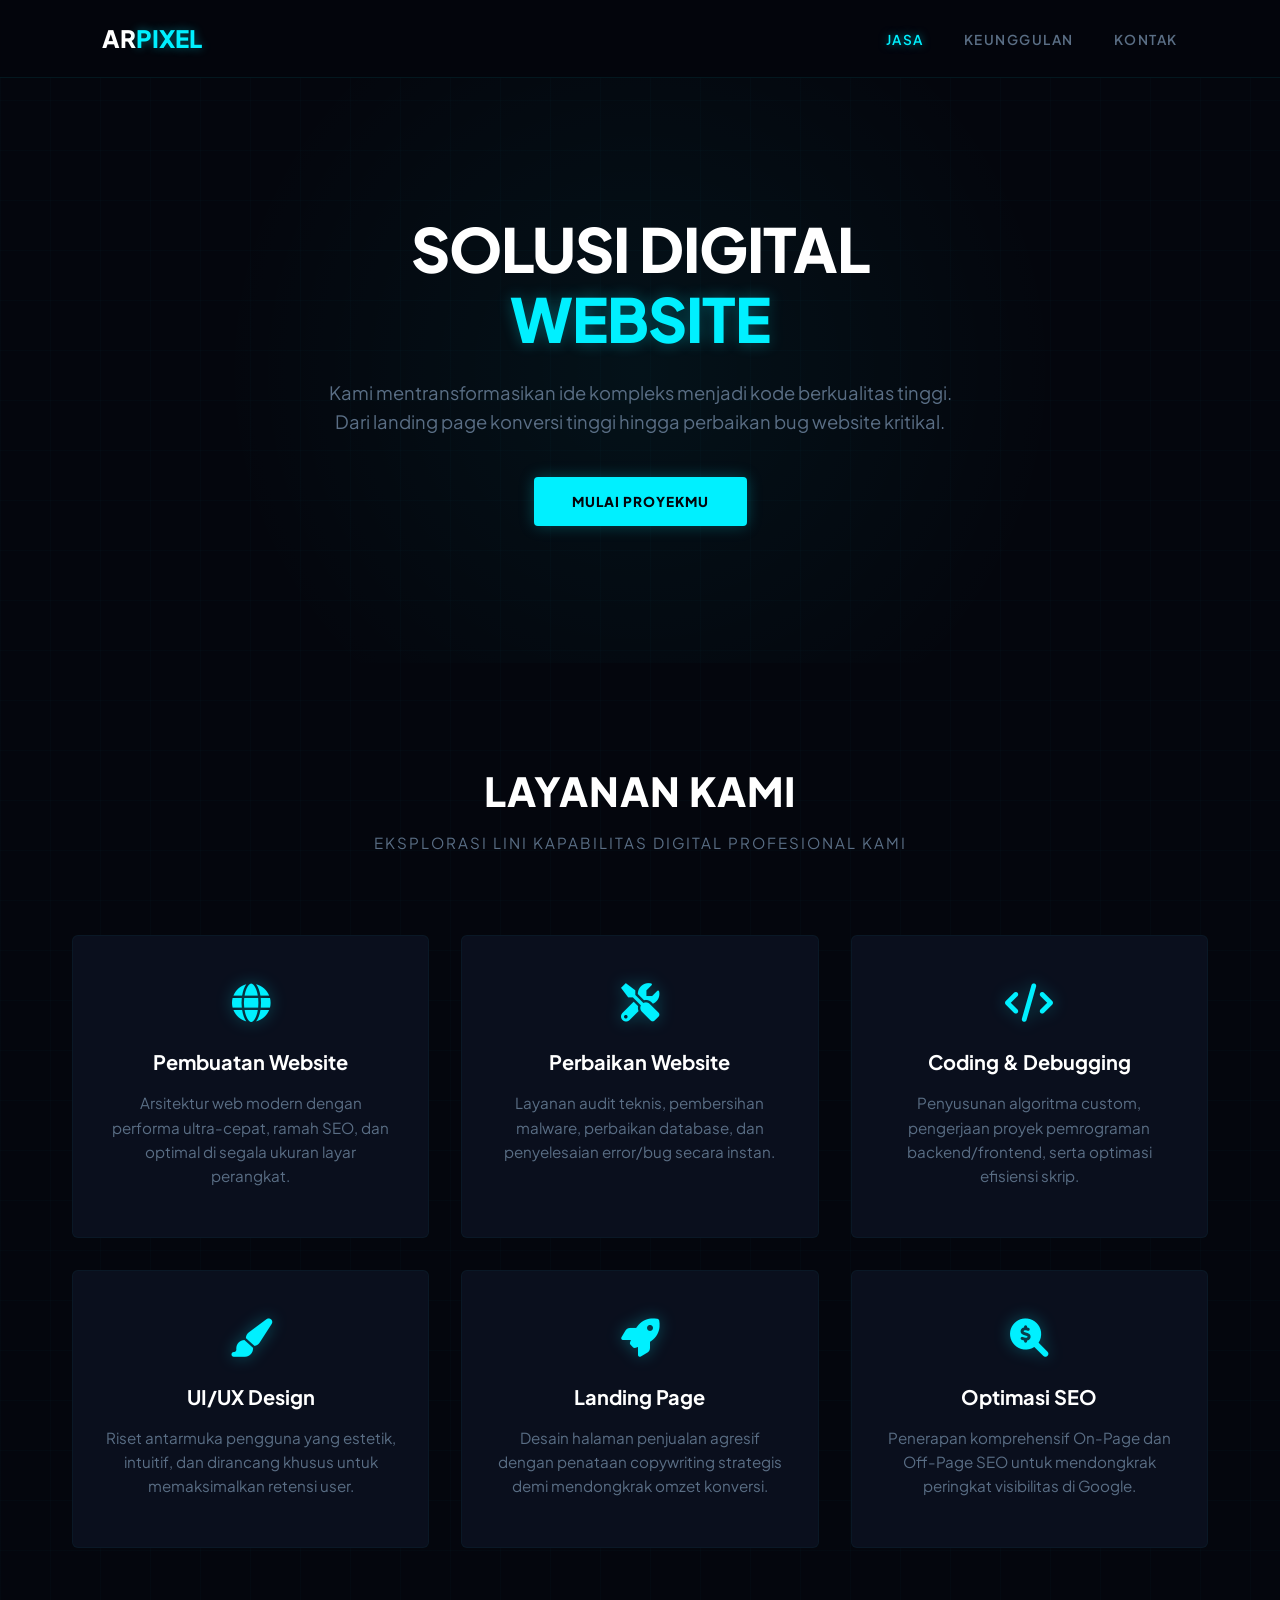
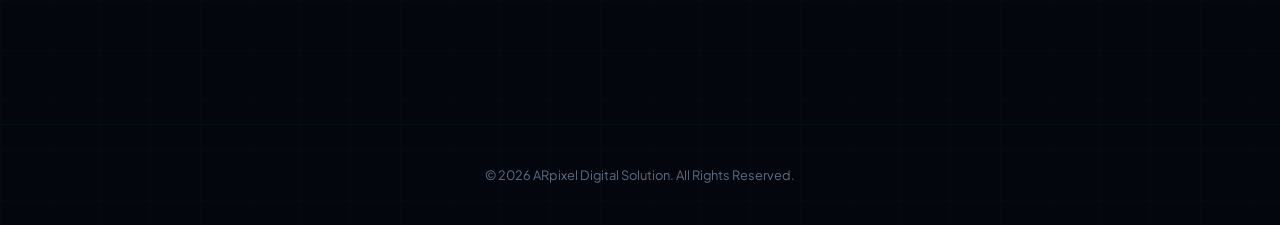
<file: index.html>
<!DOCTYPE html>
<html lang="id">
<head>
    <meta charset="UTF-8">
    <meta name="viewport" content="width=device-width, initial-scale=1.0">
    <title>Jasa Digital ARpixel - Solusi Website & Coding</title>
    <link rel="stylesheet" href="style.css">
    <link rel="preconnect" href="https://fonts.googleapis.com">
    <link rel="preconnect" href="https://fonts.gstatic.com" crossorigin>
    <link href="https://fonts.googleapis.com/css2?family=Plus+Jakarta+Sans:wght@400;500;600;700;800&display=swap" rel="stylesheet">
    <link rel="stylesheet" href="https://cdnjs.cloudflare.com/ajax/libs/font-awesome/6.0.0/css/all.min.css">
</head>
<body>

    <nav class="navbar">
        <div class="logo">
            <h2>AR<span>pixel</span></h2>
        </div>
        <ul class="nav-links">
            <li><a href="index.html" class="active">Jasa</a></li>
            <li><a href="why-us.html">Keunggulan</a></li>
            <li><a href="contact.html">Kontak</a></li>
        </ul>
        <div class="menu-toggle" id="mobile-menu"><i class="fas fa-bars"></i></div>
    </nav>

    <header class="hero">
        <div class="hero-content">
            <h1>SOLUSI DIGITAL <br><span id="typing-text" class="accent-text"></span></h1>
            <p>Kami mentransformasikan ide kompleks menjadi kode berkualitas tinggi. Dari landing page konversi tinggi hingga perbaikan bug website kritikal.</p>
            <div class="hero-action">
                <a href="contact.html" class="btn-primary">Mulai Proyekmu</a>
            </div>
        </div>
    </header>

    <section class="services container">
        <h2 class="section-title">LAYANAN KAMI</h2>
        <p class="subtitle">Eksplorasi lini kapabilitas digital profesional kami</p>
        
        <div class="service-grid">
            <div class="card">
                <i class="fas fa-globe icon"></i>
                <h3>Pembuatan Website</h3>
                <p>Arsitektur web modern dengan performa ultra-cepat, ramah SEO, dan optimal di segala ukuran layar perangkat.</p>
            </div>
            <div class="card">
                <i class="fas fa-tools icon"></i>
                <h3>Perbaikan Website</h3>
                <p>Layanan audit teknis, pembersihan malware, perbaikan database, dan penyelesaian error/bug secara instan.</p>
            </div>
            <div class="card">
                <i class="fas fa-code icon"></i>
                <h3>Coding & Debugging</h3>
                <p>Penyusunan algoritma custom, pengerjaan proyek pemrograman backend/frontend, serta optimasi efisiensi skrip.</p>
            </div>
            <div class="card">
                <i class="fas fa-paint-brush icon"></i>
                <h3>UI/UX Design</h3>
                <p>Riset antarmuka pengguna yang estetik, intuitif, dan dirancang khusus untuk memaksimalkan retensi user.</p>
            </div>
            <div class="card">
                <i class="fas fa-rocket icon"></i>
                <h3>Landing Page</h3>
                <p>Desain halaman penjualan agresif dengan penataan copywriting strategis demi mendongkrak omzet konversi.</p>
            </div>
            <div class="card">
                <i class="fas fa-search-dollar icon"></i>
                <h3>Optimasi SEO</h3>
                <p>Penerapan komprehensif On-Page dan Off-Page SEO untuk mendongkrak peringkat visibilitas di Google.</p>
            </div>
        </div>
    </section>

    <footer>
        <p>&copy; 2026 ARpixel Digital Solution. All Rights Reserved.</p>
    </footer>

    <script src="script.js"></script>
</body>
</html>
</file>
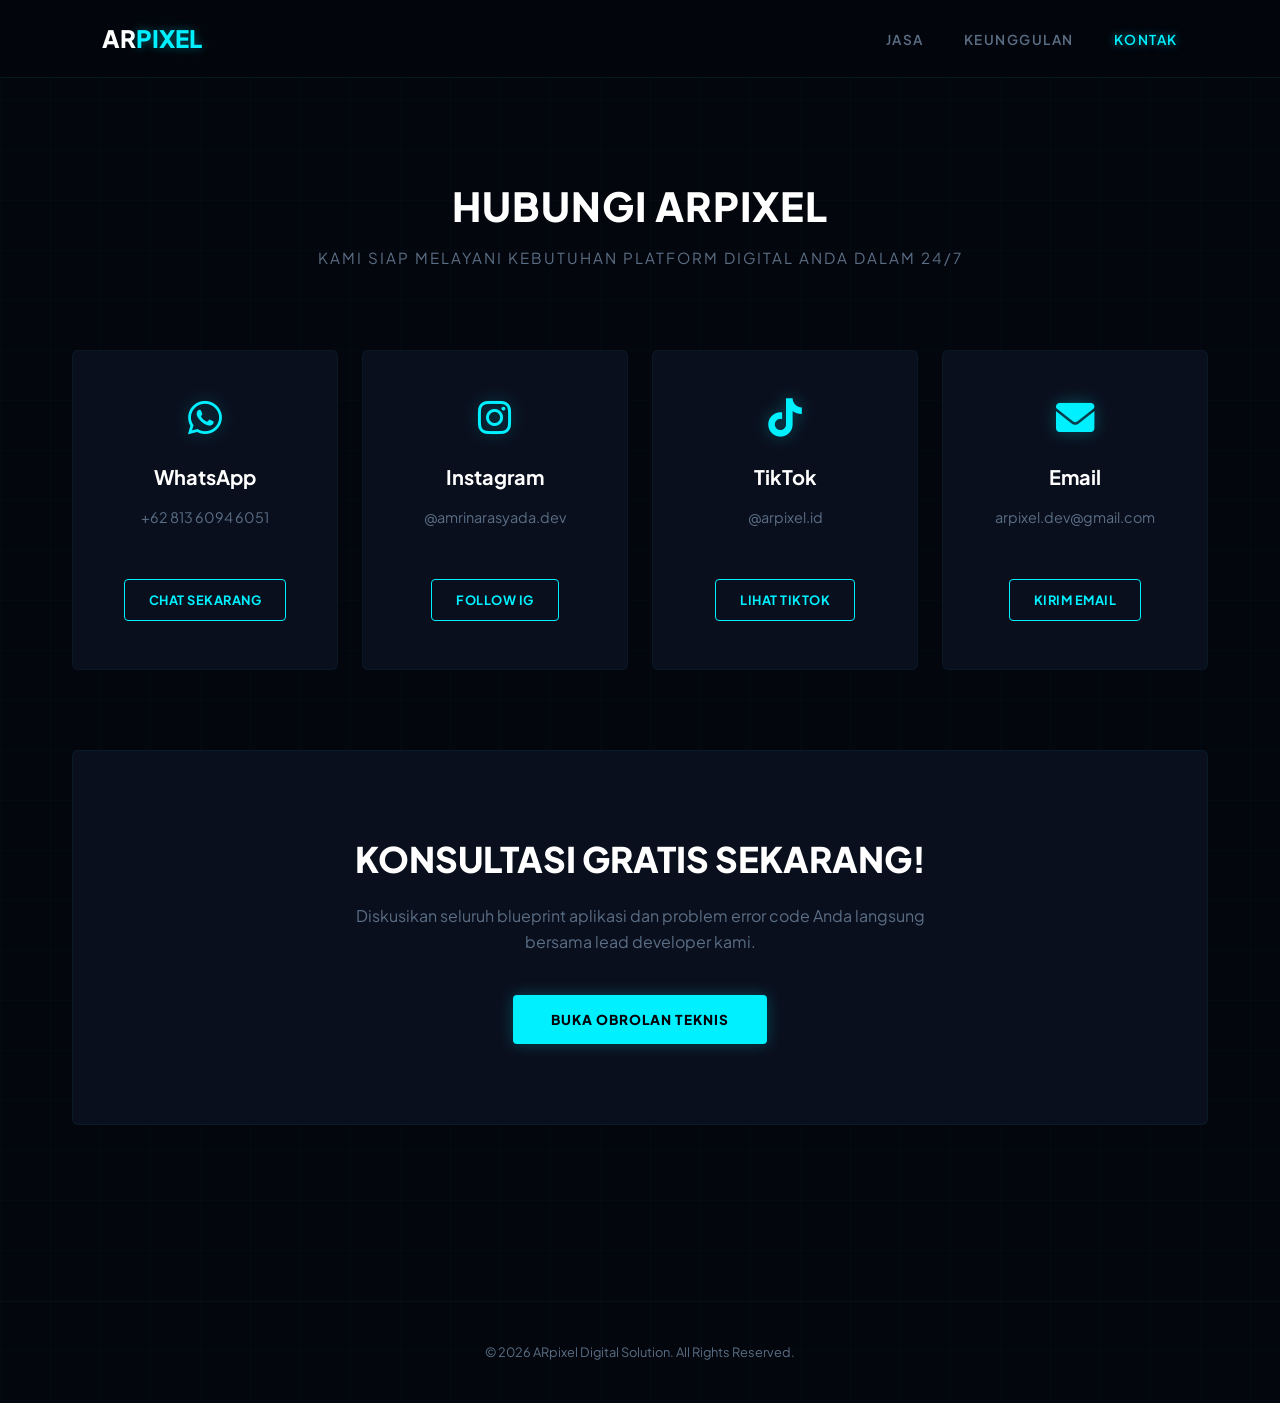
<file: contact.html>
<!DOCTYPE html>
<html lang="id">
<head>
    <meta charset="UTF-8">
    <meta name="viewport" content="width=device-width, initial-scale=1.0">
    <title>Hubungi ARpixel - Konsultasi Gratis</title>
    <link rel="stylesheet" href="style.css">
    <link rel="preconnect" href="https://fonts.googleapis.com">
    <link rel="preconnect" href="https://fonts.gstatic.com" crossorigin>
    <link href="https://fonts.googleapis.com/css2?family=Plus+Jakarta+Sans:wght@400;500;600;700;800&display=swap" rel="stylesheet">
    <link rel="stylesheet" href="https://cdnjs.cloudflare.com/ajax/libs/font-awesome/6.0.0/css/all.min.css">
</head>
<body>

    <nav class="navbar">
        <div class="logo">
            <h2>AR<span>pixel</span></h2>
        </div>
        <ul class="nav-links">
            <li><a href="index.html">Jasa</a></li>
            <li><a href="why-us.html">Keunggulan</a></li>
            <li><a href="contact.html" class="active">Kontak</a></li>
        </ul>
        <div class="menu-toggle" id="mobile-menu"><i class="fas fa-bars"></i></div>
    </nav>

    <section class="contact-section container">
        <h2 class="section-title">HUBUNGI ARPIXEL</h2>
        <p class="subtitle">Kami siap melayani kebutuhan platform digital Anda dalam 24/7</p>

        <div class="contact-wrapper">
            <div class="contact-card">
                <div class="icon-container"><i class="fab fa-whatsapp wa-icon"></i></div>
                <h3>WhatsApp</h3>
                <p class="contact-detail">+62 813 6094 6051</p>
                <a href="https://wa.me/6281360946051?text=Halo%20ARpixel,%20saya%20mau%20konsultasi" target="_blank" rel="noopener noreferrer" class="btn-small">Chat Sekarang</a>
            </div>
            
            <div class="contact-card">
                <div class="icon-container"><i class="fab fa-instagram ig-icon"></i></div>
                <h3>Instagram</h3>
                <p class="contact-detail">@amrinarasyada.dev</p>
                <a href="https://instagram.com/amrinarasyada.dev" target="_blank" rel="noopener noreferrer" class="btn-small">Follow IG</a>
            </div>

            <div class="contact-card">
                <div class="icon-container"><i class="fab fa-tiktok tiktok-icon"></i></div>
                <h3>TikTok</h3>
                <p class="contact-detail">@arpixel.id</p>
                <a href="https://tiktok.com/@arpixel.id" target="_blank" rel="noopener noreferrer" class="btn-small">Lihat TikTok</a>
            </div>

            <div class="contact-card">
                <div class="icon-container"><i class="fas fa-envelope email-icon"></i></div>
                <h3>Email</h3>
                <p class="contact-detail">arpixel.dev@gmail.com</p>
                <a href="mailto:arpixel.dev@gmail.com" target="_blank" rel="noopener noreferrer" class="btn-small">Kirim Email</a>
            </div>
        </div>

        <div class="cta-box">
            <h2>KONSULTASI GRATIS SEKARANG!</h2>
            <p>Diskusikan seluruh blueprint aplikasi dan problem error code Anda langsung bersama lead developer kami.</p>
            <a href="https://wa.me/6281360946051?text=Halo%20ARpixel,%20saya%20mau%20konsultasi" target="_blank" rel="noopener noreferrer" class="btn-primary big-btn">Buka Obrolan Teknis</a>
        </div>
    </section>

    <footer>
        <p>&copy; 2026 ARpixel Digital Solution. All Rights Reserved.</p>
    </footer>

    <script src="script.js"></script>
</body>
</html>
</file>
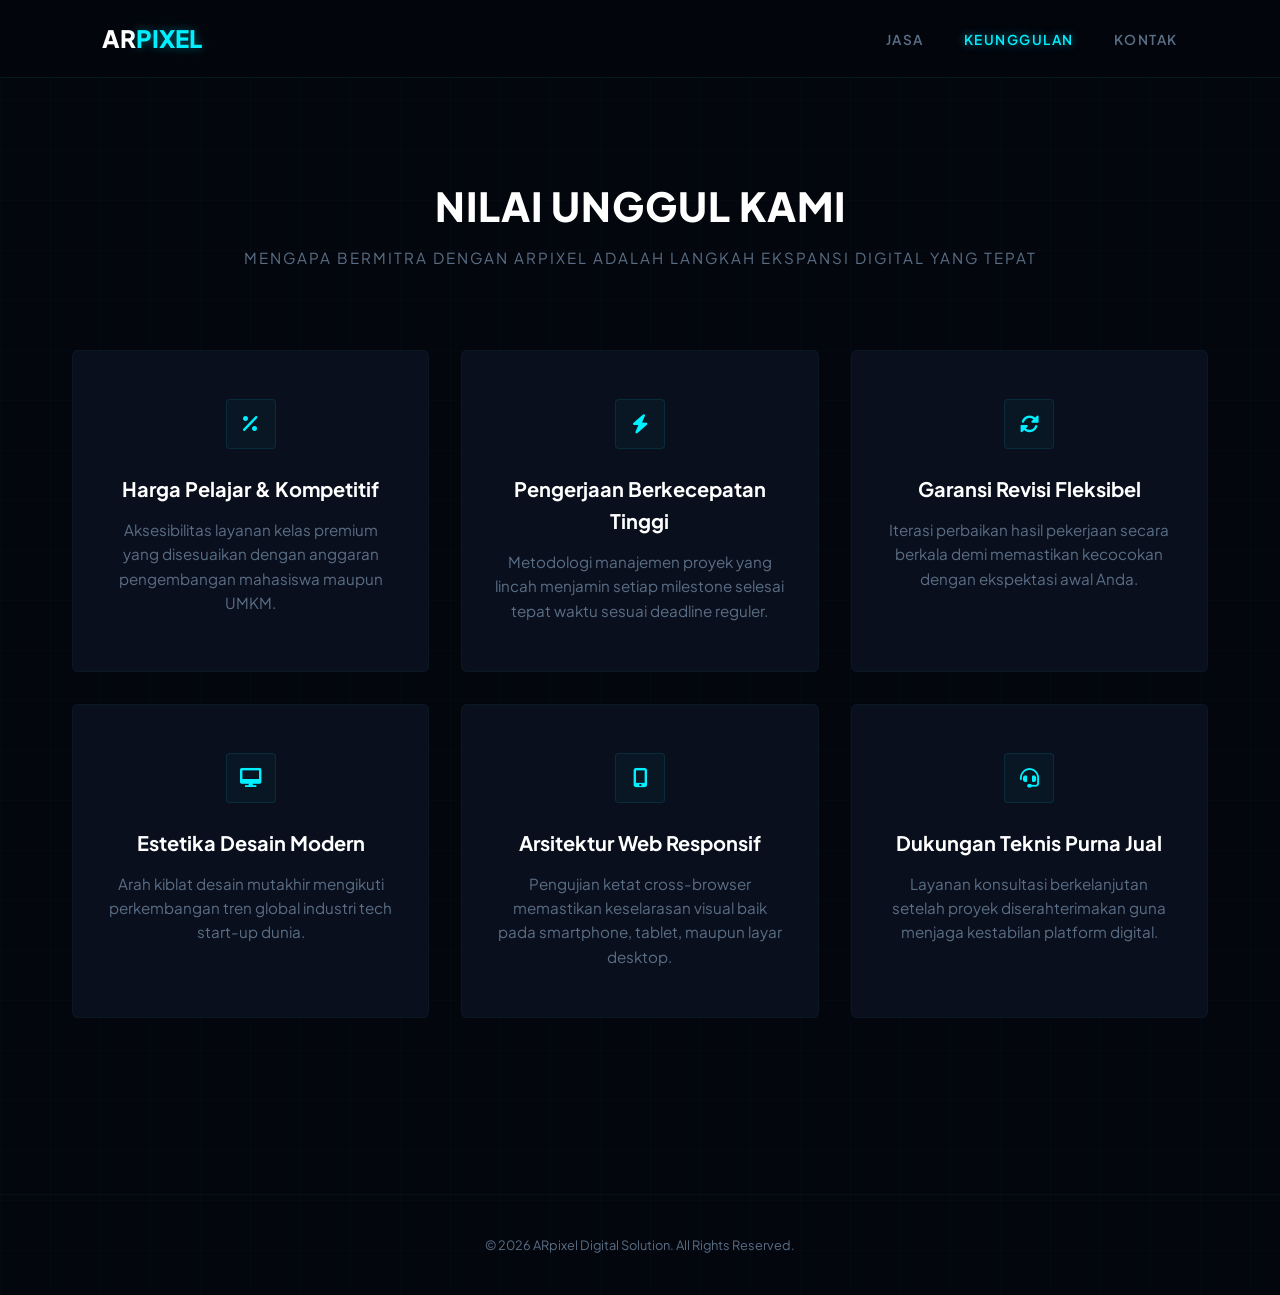
<file: why-us.html>
<!DOCTYPE html>
<html lang="id">
<head>
    <meta charset="UTF-8">
    <meta name="viewport" content="width=device-width, initial-scale=1.0">
    <title>Mengapa Memilih ARpixel?</title>
    <link rel="stylesheet" href="style.css">
    <link rel="preconnect" href="https://fonts.googleapis.com">
    <link rel="preconnect" href="https://fonts.gstatic.com" crossorigin>
    <link href="https://fonts.googleapis.com/css2?family=Plus+Jakarta+Sans:wght@400;500;600;700;800&display=swap" rel="stylesheet">
    <link rel="stylesheet" href="https://cdnjs.cloudflare.com/ajax/libs/font-awesome/6.0.0/css/all.min.css">
</head>
<body>

    <nav class="navbar">
        <div class="logo">
            <h2>AR<span>pixel</span></h2>
        </div>
        <ul class="nav-links">
            <li><a href="index.html">Jasa</a></li>
            <li><a href="why-us.html" class="active">Keunggulan</a></li>
            <li><a href="contact.html">Kontak</a></li>
        </ul>
        <div class="menu-toggle" id="mobile-menu"><i class="fas fa-bars"></i></div>
    </nav>

    <section class="why-us container">
        <h2 class="section-title">NILAI UNGGUL KAMI</h2>
        <p class="subtitle">Mengapa bermitra dengan ARpixel adalah langkah ekspansi digital yang tepat</p>
        
        <div class="features-grid">
            <div class="feature-item">
                <div class="icon-box"><i class="fas fa-percent"></i></div>
                <h3>Harga Pelajar & Kompetitif</h3>
                <p>Aksesibilitas layanan kelas premium yang disesuaikan dengan anggaran pengembangan mahasiswa maupun UMKM.</p>
            </div>
            <div class="feature-item">
                <div class="icon-box"><i class="fas fa-bolt"></i></div>
                <h3>Pengerjaan Berkecepatan Tinggi</h3>
                <p>Metodologi manajemen proyek yang lincah menjamin setiap milestone selesai tepat waktu sesuai deadline reguler.</p>
            </div>
            <div class="feature-item">
                <div class="icon-box"><i class="fas fa-sync-alt"></i></div>
                <h3>Garansi Revisi Fleksibel</h3>
                <p>Iterasi perbaikan hasil pekerjaan secara berkala demi memastikan kecocokan dengan ekspektasi awal Anda.</p>
            </div>
            <div class="feature-item">
                <div class="icon-box"><i class="fas fa-desktop"></i></div>
                <h3>Estetika Desain Modern</h3>
                <p>Arah kiblat desain mutakhir mengikuti perkembangan tren global industri tech start-up dunia.</p>
            </div>
            <div class="feature-item">
                <div class="icon-box"><i class="fas fa-mobile-alt"></i></div>
                <h3>Arsitektur Web Responsif</h3>
                <p>Pengujian ketat cross-browser memastikan keselarasan visual baik pada smartphone, tablet, maupun layar desktop.</p>
            </div>
            <div class="feature-item">
                <div class="icon-box"><i class="fas fa-headset"></i></div>
                <h3>Dukungan Teknis Purna Jual</h3>
                <p>Layanan konsultasi berkelanjutan setelah proyek diserahterimakan guna menjaga kestabilan platform digital.</p>
            </div>
        </div>
    </section>

    <footer>
        <p>&copy; 2026 ARpixel Digital Solution. All Rights Reserved.</p>
    </footer>

    <script src="script.js"></script>
</body>
</html>
</file>
<file: style.css>
/* ==========================================================================
   1. Reset & Base Styles (Cyber Grid Premium)
   ========================================================================== */
* {
    margin: 0;
    padding: 0;
    box-sizing: border-box;
    font-family: 'Plus Jakarta Sans', 'Segoe UI', sans-serif;
    scroll-behavior: smooth;
    -webkit-font-smoothing: antialiased;
}

:root {
    --bg-dark: #04060d;       
    --bg-card: #0a0f1d;       
    --neon-cyan: #00f0ff;     
    --text-main: #ffffff;
    --text-muted: #5a6e85;    
}

body {
    background-color: var(--bg-dark);
    /* Latar belakang pola grid digital */
    background-image: 
        linear-gradient(rgba(0, 240, 255, 0.015) 1px, transparent 1px),
        linear-gradient(90deg, rgba(0, 240, 255, 0.015) 1px, transparent 1px);
    background-size: 50px 50px;
    color: var(--text-main);
    line-height: 1.6;
    overflow-x: hidden;
}

.container {
    max-width: 1200px;
    margin: 0 auto;
    padding: 6rem 2rem;
}

.section-title {
    text-align: center;
    font-size: 2.5rem;
    font-weight: 800;
    letter-spacing: 1px;
    margin-bottom: 0.5rem;
    color: var(--text-main);
    text-transform: uppercase;
}

.subtitle {
    text-align: center;
    color: var(--text-muted);
    margin-bottom: 5rem;
    font-size: 0.95rem;
    text-transform: uppercase;
    letter-spacing: 2px;
}

/* ==========================================================================
   2. Navbar (Sempurna Tanpa Bulatan & Garis Bawah)
   ========================================================================== */
.navbar {
    display: flex;
    justify-content: space-between;
    align-items: center;
    padding: 1.2rem 8%;
    background: rgba(4, 6, 13, 0.9);
    backdrop-filter: blur(16px);
    -webkit-backdrop-filter: blur(16px);
    position: sticky;
    top: 0;
    z-index: 1000;
    border-bottom: 1px solid rgba(0, 240, 255, 0.08);
}

.logo h2 { 
    font-size: 1.5rem; 
    font-weight: 800; 
    text-transform: uppercase; 
}
.logo span { 
    color: var(--neon-cyan); 
    text-shadow: 0 0 10px rgba(0, 240, 255, 0.4); 
}

/* Menghilangkan paksa list-style bullet points di semua browser */
.nav-links { 
    display: flex; 
    gap: 2.5rem;
    list-style: none !important;
    list-style-type: none !important;
    padding: 0;
    margin: 0;
}

.nav-links li {
    list-style: none !important;
    list-style-type: none !important;
    padding: 0;
    margin: 0;
}

/* Menghilangkan garis bawah tautan navigasi */
.nav-links a { 
    font-weight: 600; 
    color: var(--text-muted);
    font-size: 0.85rem;
    text-transform: uppercase;
    letter-spacing: 1.5px;
    transition: all 0.2s ease;
    text-decoration: none !important; 
}

.nav-links a:hover, .nav-links a.active { 
    color: var(--neon-cyan);
    text-shadow: 0 0 8px rgba(0, 240, 255, 0.5);
    text-decoration: none !important;
}

.menu-toggle { 
    display: none; 
    font-size: 1.3rem; 
    cursor: pointer; 
    color: var(--text-muted); 
}

/* ==========================================================================
   3. Buttons & Global Links (Bebas Garis Bawah)
   ========================================================================== */
.btn-primary, .btn-small, .big-btn, .card a, .contact-card a {
    text-decoration: none !important; /* Proteksi mutlak hapus underline */
}

.btn-primary {
    display: inline-block;
    padding: 14px 38px;
    background: var(--neon-cyan);
    color: #04060d;
    border-radius: 4px;
    font-weight: 800;
    font-size: 0.85rem;
    text-transform: uppercase;
    letter-spacing: 1px;
    box-shadow: 0 0 15px rgba(0, 240, 255, 0.25);
    transition: all 0.25s ease;
}

.btn-primary:hover {
    transform: scale(1.02);
    box-shadow: 0 0 25px rgba(0, 240, 255, 0.6);
    color: #04060d;
}

.btn-small {
    display: inline-block;
    margin-top: auto; /* Mendorong tombol otomatis presisi ke bawah kartu */
    padding: 10px 24px;
    border: 1px solid var(--neon-cyan);
    color: var(--neon-cyan);
    border-radius: 4px;
    font-size: 0.8rem;
    font-weight: 700;
    text-transform: uppercase;
    background: transparent;
    letter-spacing: 0.5px;
    transition: all 0.2s ease;
}

.btn-small:hover { 
    background: var(--neon-cyan); 
    color: #04060d; 
    box-shadow: 0 0 15px rgba(0, 240, 255, 0.4);
}

/* ==========================================================================
   4. Hero Section
   ========================================================================== */
.hero {
    height: 65vh;
    display: flex;
    align-items: center;
    justify-content: center;
    text-align: center;
    background: radial-gradient(circle at center, rgba(0, 240, 255, 0.05) 0%, transparent 60%);
    padding: 0 1.5rem;
}

.hero h1 { 
    font-size: 3.8rem; 
    font-weight: 800;
    letter-spacing: -1px; 
    line-height: 1.15;
    margin-bottom: 1.5rem;
}

.accent-text {
    color: var(--neon-cyan);
    text-shadow: 0 0 15px rgba(0, 240, 255, 0.3);
}

.hero p { 
    font-size: 1.15rem; 
    color: var(--text-muted); 
    margin-bottom: 2.5rem; 
    max-width: 650px; 
    margin-left: auto; 
    margin-right: auto; 
}

/* ==========================================================================
   5. Grid & Cards Layout (Simetris Pas di Tengah)
   ========================================================================== */
.service-grid, .features-grid {
    display: grid;
    grid-template-columns: repeat(auto-fit, minmax(300px, 1fr));
    gap: 2rem;
}

/* Memaksa 4 Kartu Sosmed Kontak Berjejer Rapi Sejajar */
.contact-wrapper {
    display: grid;
    grid-template-columns: repeat(4, 1fr); 
    gap: 1.5rem;
    margin-bottom: 5rem;
}

.card, .feature-item, .contact-card {
    background: var(--bg-card);
    padding: 3rem 2rem;
    border-radius: 6px; 
    border: 1px solid rgba(0, 240, 255, 0.04);
    display: flex;
    flex-direction: column;
    align-items: center;      
    text-align: center;       
    transition: all 0.3s cubic-bezier(0.25, 1, 0.5, 1);
}

.contact-card {
    min-height: 320px; /* Menyetarakan tinggi seluruh box sosmed */
}

.card:hover, .feature-item:hover, .contact-card:hover {
    transform: translateY(-5px);
    border-color: var(--neon-cyan);
    box-shadow: 0 12px 30px rgba(0, 240, 255, 0.08);
}

.icon, .icon-container i {
    font-size: 2.4rem;
    color: var(--neon-cyan) !important;  
    margin-bottom: 1.5rem;
    display: inline-block;
    filter: drop-shadow(0 0 8px rgba(0, 240, 255, 0.3));
}

.contact-detail {
    font-size: 0.9rem;
    color: var(--text-muted);
    margin-bottom: 2rem !important;
    word-break: break-all;
}

.feature-item .icon-box {
    width: 50px; height: 50px;
    background: rgba(0, 240, 255, 0.03);
    border-radius: 4px;
    display: flex; align-items: center; justify-content: center;
    font-size: 1.2rem;
    color: var(--neon-cyan);
    margin-bottom: 1.5rem;
    border: 1px solid rgba(0, 240, 255, 0.1);
}

.card h3, .feature-item h3, .contact-card h3 { 
    margin-bottom: 0.8rem; 
    font-size: 1.25rem; 
    font-weight: 700;
}

.card p, .feature-item p { 
    color: var(--text-muted); 
    font-size: 0.95rem; 
    line-height: 1.6;
}

/* ==========================================================================
   6. Call to Action (CTA Box)
   ========================================================================== */
.cta-box {
    text-align: center;
    background: var(--bg-card);
    padding: 5rem 2rem;
    border-radius: 6px;
    border: 1px solid rgba(0, 240, 255, 0.05);
}

.cta-box h2 { 
    font-size: 2.2rem; 
    margin-bottom: 1rem; 
    font-weight: 800; 
}

.cta-box p { 
    margin-bottom: 2.5rem; 
    color: var(--text-muted); 
    max-width: 600px; 
    margin-left: auto; 
    margin-right: auto;
}

/* ==========================================================================
   7. Footer & Responsive Layout Mobile
   ========================================================================== */
footer {
    text-align: center;
    padding: 2.5rem;
    color: var(--text-muted);
    border-top: 1px solid rgba(0, 240, 255, 0.04);
    margin-top: 5rem;
    font-size: 0.8rem;
}

@media (max-width: 1024px) {
    .contact-wrapper {
        grid-template-columns: repeat(2, 1fr); /* Otomatis pecah 2 kolom di tablet */
    }
}

@media (max-width: 768px) {
    /* Navbar Mobile Adjustment */
    .navbar {
        padding: 1rem 5%;
    }

    /* Memunculkan tombol menu hamburger di HP */
    .menu-toggle { 
        display: block; 
        font-size: 1.5rem;
        color: var(--neon-cyan);
    }

    /* Menyembunyikan menu bawaan agar tidak meluber ke samping kanan */
    .nav-links { 
        display: none; 
        /* Tips: Jika ingin membuat menu drop-down nanti menggunakan JavaScript, 
        kamu bisa membuat class .nav-links.active { display: flex; flex-direction: column; }
        */
    }

    /* Hero Section Adjustment */
    .hero {
        height: auto; /* Mengubah dari 65vh ke auto agar konten panjang tidak terpotong */
        padding: 5rem 1rem 3rem 1rem;
    }

    .hero h1 { 
        font-size: 2.2rem; /* Diperkecil sedikit agar pas dengan lebar layar HP */
        line-height: 1.2;
    }
    
    .hero p {
        font-size: 1rem;
        margin-bottom: 2rem;
    }

    /* Container & Typography */
    .container { 
        padding: 3rem 1rem; 
    }
    
    .section-title { 
        font-size: 1.8rem; 
    }
    
    .subtitle {
        margin-bottom: 3rem;
        font-size: 0.85rem;
    }

    /* Grid Layouts */
    .service-grid, .features-grid {
        grid-template-columns: 1fr; /* Memaksa 1 kolom lurus ke bawah di HP */
        gap: 1.5rem;
    }

    .contact-wrapper {
        grid-template-columns: 1fr; /* Memaksa kartu sosmed berbaris rapi ke bawah */
        gap: 1.2rem;
    }

    .card, .feature-item, .contact-card {
        padding: 2rem 1.5rem; /* Memperkecil padding dalam card agar space lebih efisien */
        min-height: auto; /* Di HP, biarkan tinggi card mengikuti konten secara alami */
    }
}
</file>
